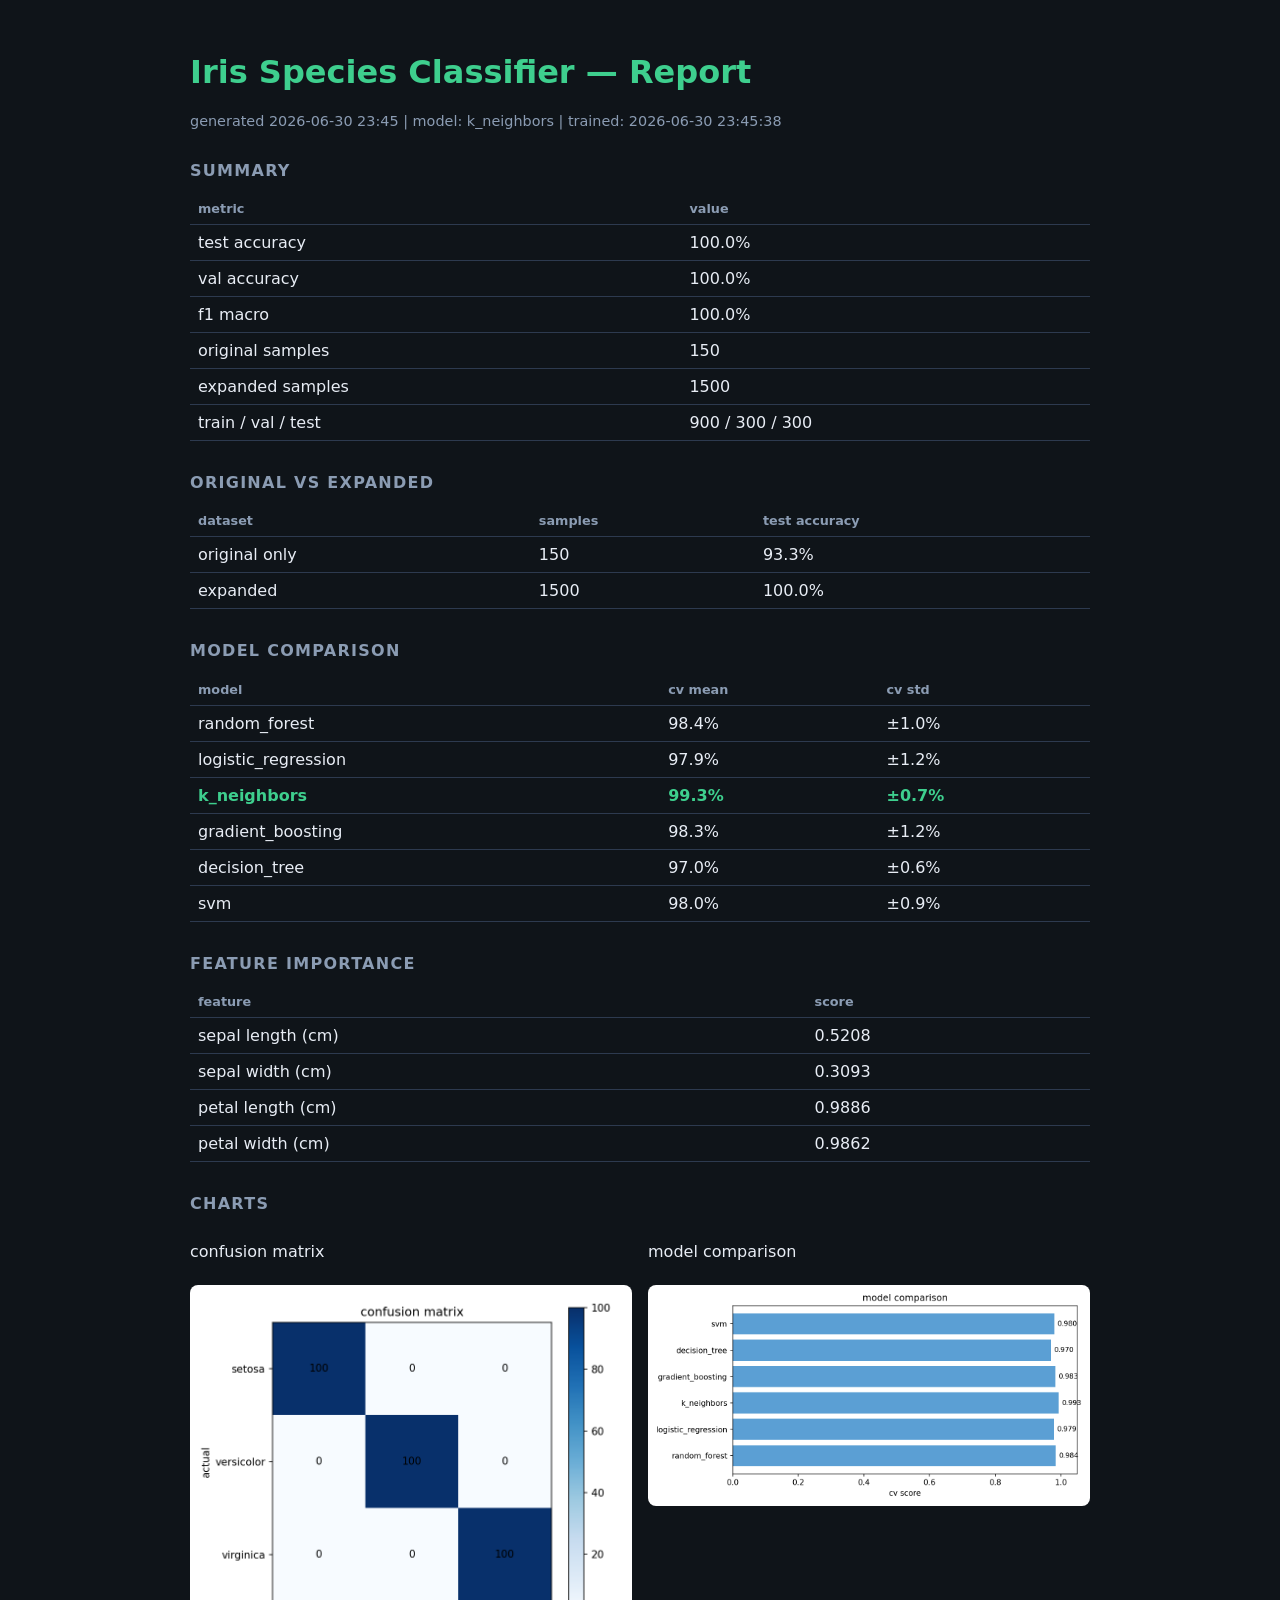
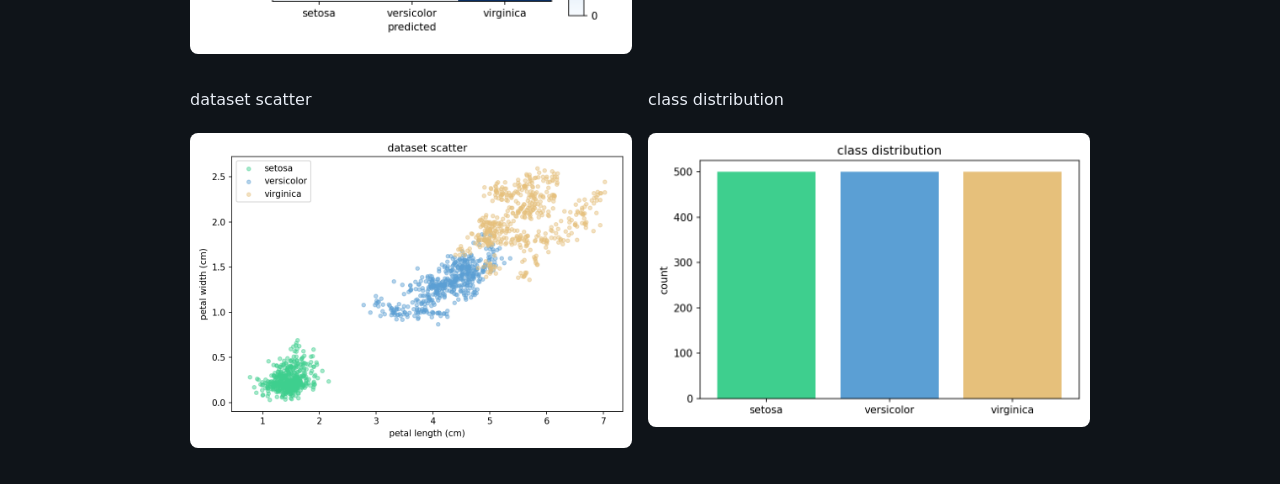
<file: output/report.html>
<!DOCTYPE html>
<html lang="en">
<head>
  <meta charset="UTF-8">
  <title>Iris ML Report</title>
  <style>
    body { font-family: system-ui, sans-serif; background: #0f1419; color: #e8edf5; padding: 2rem; max-width: 900px; margin: auto; }
    h1 { color: #3ecf8e; }
    h2 { color: #8b9cb3; font-size: 1rem; text-transform: uppercase; letter-spacing: 0.08em; margin-top: 2rem; }
    table { width: 100%; border-collapse: collapse; margin-top: 0.5rem; }
    th, td { border-bottom: 1px solid #2d3a4f; padding: 0.5rem; text-align: left; }
    th { color: #8b9cb3; font-size: 0.8rem; }
    tr.best td { color: #3ecf8e; font-weight: 600; }
    .meta { color: #8b9cb3; font-size: 0.9rem; }
    img { max-width: 100%; border-radius: 8px; margin-top: 0.5rem; background: #fff; }
    .grid { display: grid; grid-template-columns: 1fr 1fr; gap: 1rem; }
  </style>
</head>
<body>
  <h1>Iris Species Classifier — Report</h1>
  <p class="meta">generated 2026-06-30 23:45 | model: k_neighbors | trained: 2026-06-30 23:45:38</p>

  <h2>summary</h2>
  <table>
    <tr><th>metric</th><th>value</th></tr>
    <tr><td>test accuracy</td><td>100.0%</td></tr>
    <tr><td>val accuracy</td><td>100.0%</td></tr>
    <tr><td>f1 macro</td><td>100.0%</td></tr>
    <tr><td>original samples</td><td>150</td></tr>
    <tr><td>expanded samples</td><td>1500</td></tr>
    <tr><td>train / val / test</td><td>900 / 300 / 300</td></tr>
  </table>

  
        <h2>original vs expanded</h2>
        <table>
          <tr><th>dataset</th><th>samples</th><th>test accuracy</th></tr>
          <tr><td>original only</td><td>150</td><td>93.3%</td></tr>
          <tr><td>expanded</td><td>1500</td><td>100.0%</td></tr>
        </table>
        

  <h2>model comparison</h2>
  <table>
    <tr><th>model</th><th>cv mean</th><th>cv std</th></tr>
    <tr class=""><td>random_forest</td><td>98.4%</td><td>±1.0%</td></tr><tr class=""><td>logistic_regression</td><td>97.9%</td><td>±1.2%</td></tr><tr class="best"><td>k_neighbors</td><td>99.3%</td><td>±0.7%</td></tr><tr class=""><td>gradient_boosting</td><td>98.3%</td><td>±1.2%</td></tr><tr class=""><td>decision_tree</td><td>97.0%</td><td>±0.6%</td></tr><tr class=""><td>svm</td><td>98.0%</td><td>±0.9%</td></tr>
  </table>

  <h2>feature importance</h2>
  <table>
    <tr><th>feature</th><th>score</th></tr>
    <tr><td>sepal length (cm)</td><td>0.5208</td></tr><tr><td>sepal width (cm)</td><td>0.3093</td></tr><tr><td>petal length (cm)</td><td>0.9886</td></tr><tr><td>petal width (cm)</td><td>0.9862</td></tr>
  </table>

  <h2>charts</h2>
  <div class="grid">
    <div><p>confusion matrix</p><img src="confusion_matrix.png" alt="confusion matrix"></div>
    <div><p>model comparison</p><img src="model_comparison.png" alt="model comparison"></div>
    <div><p>dataset scatter</p><img src="dataset_scatter.png" alt="scatter"></div>
    <div><p>class distribution</p><img src="class_distribution.png" alt="distribution"></div>
  </div>
</body>
</html>
</file>
